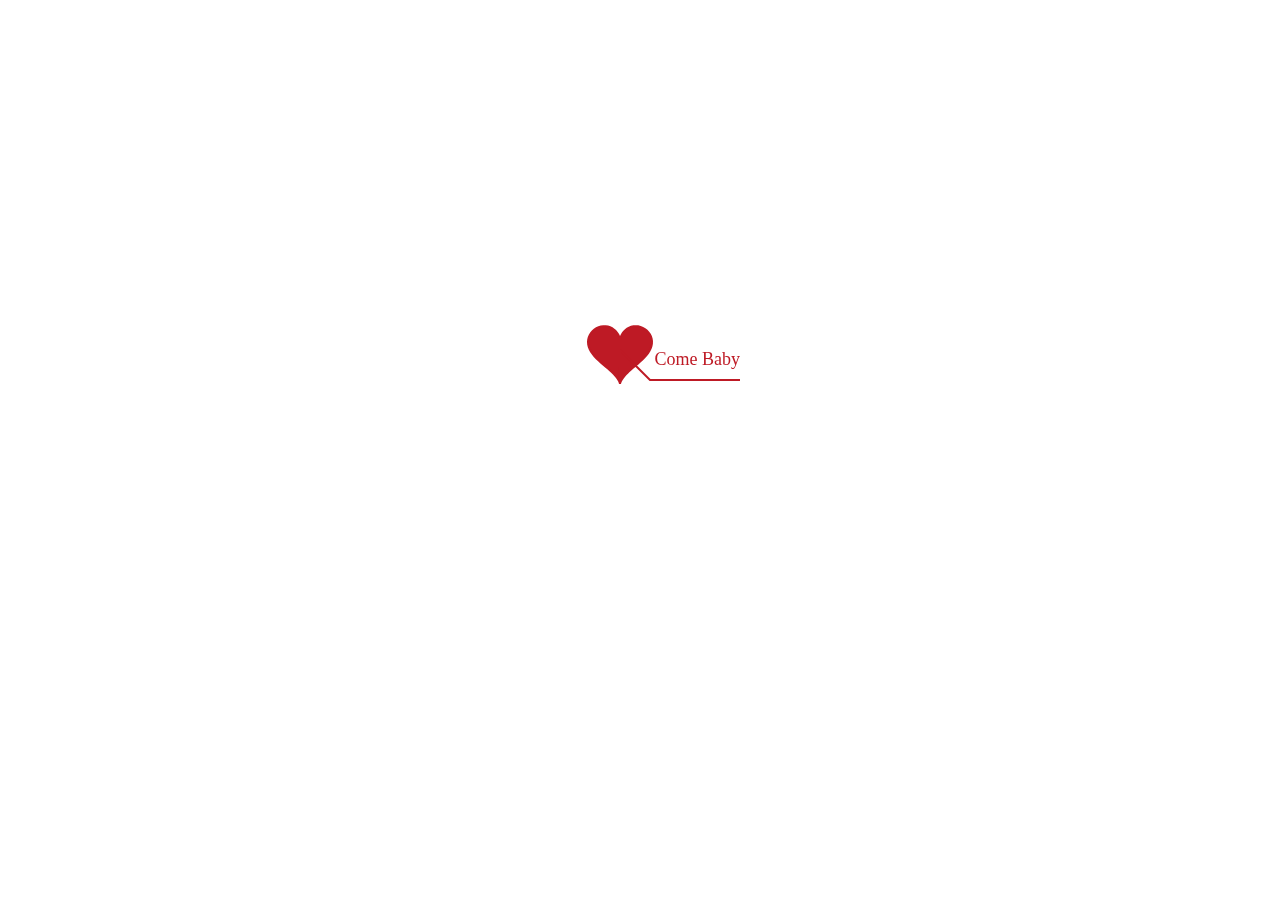
<file: index.html>
﻿<!DOCTYPE html PUBLIC "-//W3C//DTD XHTML 1.0 Strict//EN" "http://www.w3.org/TR/xhtml1/DTD/xhtml1-strict.dtd">
<html xml:lang="en" xmlns="http://www.w3.org/1999/xhtml">

<head>
    <meta http-equiv="Content-Type" content="text/html; charset=UTF-8">
    <link rel="shortcut icon" type="demngay/image/png" href="demngay/img/heart.png" />
    <title>LOVE STORY</title>
    <link type="text/css" rel="stylesheet" href="./renxi/default.css">
    <script type="text/javascript" src="./renxi/jquery.min.js"></script>
    <script type="text/javascript" src="./renxi/jscex.min.js"></script>
    <script type="text/javascript" src="./renxi/jscex-parser.js"></script>
    <script type="text/javascript" src="./renxi/jscex-jit.js"></script>
    <script type="text/javascript" src="./renxi/jscex-builderbase.min.js"></script>
    <script type="text/javascript" src="./renxi/jscex-async.min.js"></script>
    <script type="text/javascript" src="./renxi/jscex-async-powerpack.min.js"></script>
    <script type="text/javascript" src="./renxi/functions.js" charset="utf-8"></script>
    <script type="text/javascript" src="./renxi/love.js" charset="utf-8"></script>
    <link href="https://cdn.jsdelivr.net/npm/bootstrap@5.2.3/dist/css/bootstrap.min.css" rel="stylesheet">
    <script src="https://cdn.jsdelivr.net/npm/bootstrap@5.2.3/dist/js/bootstrap.bundle.min.js"></script>
    <style type="text/css">
        <!--
        .STYLE1 {
            color: #666666
        }
        -->
    </style>
</head>

<body>
    <audio autoplay="autoplay" id="myAudio">
        <source src="demngay/music/sautatca.mp3" type="audio/mp3" />
    </audio>
    <div id="main">
        <div id="wrap">
            <div id="text">
                <div id="code">
                    <font color="#FF33B2"><span class="say">Chào em yêu,</span><br>
                        <span class="say"></span><br>
                        <span class="say">7 năm nữa là 2029, đó là năm vô cùng đặc biệt.
                            Trong năm đó, đêm giao thừa, Tết Nguyên đán và ngày lễ tình nhân đều liền kề nhau là ngày 13
                            và 14,
                            trong tiếng trung "1314" - "yisan yishi" gần giống với "yisheng yishi" có nghĩa là mãi mãi.
                            Vậy nên, hy vọng 7 năm nữa người cùng em đón giao thừa,
                            ở bên em trong ngày Tết và lễ tình nhân sẽ là anh, là người sẽ nguyện lòng đi với em đến
                            cuối cuộc đời.
                        </span><br>
                        <span class="say"></span><br>
                        <span class="say"></span><br>
                        <font color="#FF0000"> Anh Yêu Em</font>
                    </font>
                    </p>
                </div>
            </div>
            <div id="clock-box">
                <span class="STYLE1"></span>
                <font color="#FF0000"> <a href="chuyenanh/index.html">Anh <3 Em</a>
                </font>
                <span class="STYLE1"> Time of love...</span>
                <div id="clock"></div>
            </div>
            <canvas id="canvas" width="1100" height="680"></canvas>
        </div>
    </div>

    <script>
    </script>

    <script>
        (function () {
            var _audio = document.getElementById("myAudio");
            var canvas = $('#canvas');

            if (!canvas[0].getContext) {
                $("#error").show();
                return false;
            }

            var width = canvas.width();
            var height = canvas.height();
            canvas.attr("width", width);
            canvas.attr("height", height);
            var opts = {
                seed: {
                    x: width / 2 - 20,
                    color: "rgb(190, 26, 37)",
                    scale: 2
                },
                branch: [
                    [535, 680, 570, 250, 500, 200, 30, 100, [
                        [540, 500, 455, 417, 340, 400, 13, 100, [
                            [450, 435, 434, 430, 394, 395, 2, 40]
                        ]],
                        [550, 445, 600, 356, 680, 345, 12, 100, [
                            [578, 400, 648, 409, 661, 426, 3, 80]
                        ]],
                        [539, 281, 537, 248, 534, 217, 3, 40],
                        [546, 397, 413, 247, 328, 244, 9, 80, [
                            [427, 286, 383, 253, 371, 205, 2, 40],
                            [498, 345, 435, 315, 395, 330, 4, 60]
                        ]],
                        [546, 357, 608, 252, 678, 221, 6, 100, [
                            [590, 293, 646, 277, 648, 271, 2, 80]
                        ]]
                    ]]
                ],
                bloom: {
                    num: 700,
                    width: 1080,
                    height: 650,
                },
                footer: {
                    width: 1200,
                    height: 5,
                    speed: 10,
                }
            }

            var tree = new Tree(canvas[0], width, height, opts);
            var seed = tree.seed;
            var foot = tree.footer;
            var hold = 1;

            canvas.click(function (e) {
                var offset = canvas.offset(), x, y;
                x = e.pageX - offset.left;
                y = e.pageY - offset.top;
                if (seed.hover(x, y)) {
                    hold = 0;
                    canvas.unbind("click");
                    canvas.unbind("mousemove");
                    canvas.removeClass('hand');
                }
                _audio.play();
            }).mousemove(function (e) {
                var offset = canvas.offset(), x, y;
                x = e.pageX - offset.left;
                y = e.pageY - offset.top;
                canvas.toggleClass('hand', seed.hover(x, y));
            });

            var seedAnimate = eval(Jscex.compile("async", function () {
                seed.draw();
                while (hold) {
                    $await(Jscex.Async.sleep(10));
                }
                while (seed.canScale()) {
                    seed.scale(0.95);
                    $await(Jscex.Async.sleep(10));
                }
                while (seed.canMove()) {
                    seed.move(0, 2);
                    foot.draw();
                    $await(Jscex.Async.sleep(10));
                }
            }));

            var growAnimate = eval(Jscex.compile("async", function () {
                do {
                    tree.grow();
                    $await(Jscex.Async.sleep(10));
                } while (tree.canGrow());
            }));

            var flowAnimate = eval(Jscex.compile("async", function () {
                do {
                    tree.flower(2);
                    $await(Jscex.Async.sleep(10));
                } while (tree.canFlower());
            }));

            var moveAnimate = eval(Jscex.compile("async", function () {
                tree.snapshot("p1", 240, 0, 610, 680);
                while (tree.move("p1", 500, 0)) {
                    foot.draw();
                    $await(Jscex.Async.sleep(10));
                }
                foot.draw();
                tree.snapshot("p2", 500, 0, 610, 680);

                canvas.parent().css("background", "url(" + tree.toDataURL('image/png') + ")");
                canvas.css("background", "#ffe");
                $await(Jscex.Async.sleep(300));
                canvas.css("background", "none");
            }));

            var jumpAnimate = eval(Jscex.compile("async", function () {
                var ctx = tree.ctx;
                while (true) {
                    tree.ctx.clearRect(0, 0, width, height);
                    tree.jump();
                    foot.draw();
                    $await(Jscex.Async.sleep(25));
                }
            }));

            var textAnimate = eval(Jscex.compile("async", function () {
                var together = new Date();
                together.setFullYear(2020, 2, 08);
                together.setHours(0);
                together.setMinutes(0);
                together.setSeconds(0);
                together.setMilliseconds(0);

                $("#code").show().typewriter();
                $("#clock-box").fadeIn(500);
                while (true) {
                    timeElapse(together);
                    $await(Jscex.Async.sleep(1000));
                }
            }));

            var runAsync = eval(Jscex.compile("async", function () {
                $await(seedAnimate());
                $await(growAnimate());
                $await(flowAnimate());
                $await(moveAnimate());

                textAnimate().start();

                $await(jumpAnimate());
            }));

            runAsync().start();
        })();
    </script>
</body>

</html>
</file>
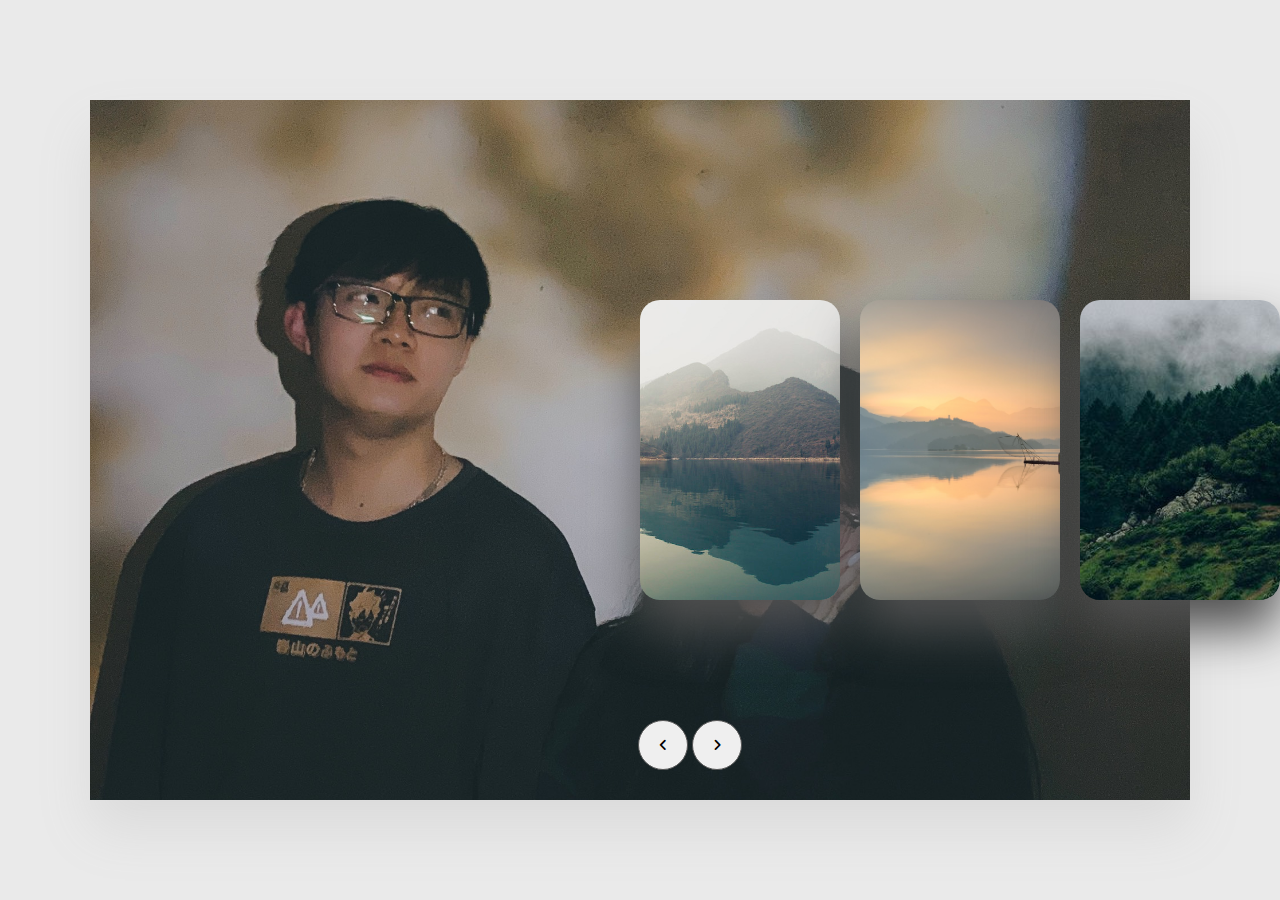
<file: chuyenanh/index.html>
<!DOCTYPE html>
<html lang="en">
<head>
    <meta charset="UTF-8">
    <meta http-equiv="X-UA-Compatible" content="IE=edge">
    <meta name="viewport" content="width=device-width, initial-scale=1.0">
    <title>Document</title>
    <link rel="stylesheet" href="style.css">
    <link rel="stylesheet" href="https://cdnjs.cloudflare.com/ajax/libs/font-awesome/6.2.0/css/all.min.css">
</head>
<body>
    <div class="container">
        <div id="slide">
            <div class="item" style="background-image: url(abc.png);">
                <div class="content">
                    <div class="name">Iu Hương</div>
                    <div class="des">Tinh ru anh di chay pho, chua kip chay pho thi anhchay mat tieu</div>
                </div>
            </div>
            <div class="item" style="background-image: url(cl.jpg);">
                <div class="content">
                    <div class="name">LUNDEV</div>
                    <div class="des">Tinh ru anh di chay pho, chua kip chay pho thi anhchay mat tieu</div>
                </div>
            </div>
            <div class="item" style="background-image: url(3.jpg);">
                <div class="content">
                    <div class="name">LUNDEV</div>
                    <div class="des">Tinh ru anh di chay pho, chua kip chay pho thi anhchay mat tieu</div>
                </div>
            </div>
            <div class="item" style="background-image: url(4.jpg);">
                <div class="content">
                    <div class="name">LUNDEV</div>
                    <div class="des">Tinh ru anh di chay pho, chua kip chay pho thi anhchay mat tieu</div>
                </div>
            </div>
            <div class="item" style="background-image: url(5.jpg);">
                <div class="content">
                    <div class="name">LUNDEV</div>
                    <div class="des">Tinh ru anh di chay pho, chua kip chay pho thi anhchay mat tieu</div>
                    <button>See more</button>
                </div>
            </div>
            <div class="item" style="background-image: url(6.jpg);">
                <div class="content">
                    <div class="name">LUNDEV</div>
                    <div class="des">Tinh ru anh di chay pho, chua kip chay pho thi anhchay mat tieu</div>
                    <button>See more</button>
                </div>
            </div>
        </div>
        <div class="buttons">
            <button id="prev"><i class="fa-solid fa-angle-left"></i></button>
            <button id="next"><i class="fa-solid fa-angle-right"></i></button>
        </div>
    </div>

    <script src="script.js"></script>
</body>
</html>
</file>
<file: renxi/default.css>
body {
    margin: 0;
    padding: 0;
    background: #ffe;
    font-size: 14px;
    font-family: '微软雅黑', '宋体', sans-serif;
    color: #231F20;
    overflow: auto
}

a {
    color: #000;
    font-size: 14px;
}

#main {
    width: 100%;
}

#wrap {
    position: relative;
    margin: 0 auto;
    width: 1100px;
    height: 680px;
    margin-top: 10px;
}

#text {
    width: 400px;
    height: 425px;
    left: 60px;
    top: 80px;
    position: absolute;
    text-align: justify;
}

#code {
    display: none;
    font-size: 16px;
}

#clock-box {
    position: absolute;
    left: 60px;
    top: 550px;
    font-size: 28px;
    display: none;
}

#clock-box a {
    font-size: 28px;
    text-decoration: none;
}

#clock {
    margin-left: 48px;
}

#clock .digit {
    font-size: 64px;
}

#canvas {
    margin: 0 auto;
    width: 1100px;
    height: 680px;
}

#error {
    margin: 0 auto;
    text-align: center;
    margin-top: 60px;
    display: none;
}

.hand {
    cursor: pointer;
}

.say {
    margin-left: 5px;
}

.space {
    margin-right: 150px;
}
</file>
<file: chuyenanh/style.css>
body{
    background-color: #eaeaea;
    overflow: hidden;
}
.container{
    position: absolute;
    left:50%;
    top:50%;
    transform: translate(-50%,-50%);
    width:1000px;
    height:600px;
    padding:50px;
    background-color: #f5f5f5;
    box-shadow: 0 30px 50px #dbdbdb;
}
#slide{
    width:max-content;
    margin-top:50px;
}
.item{
    width:200px;
    height:300px;
    background-position: 50% 50%;
    display: inline-block;
    transition: 0.5s;
    background-size: cover;
    position: absolute;
    z-index: 1;
    top:50%;
    transform: translate(0,-50%);
    border-radius: 20px;
    box-shadow:  0 30px 50px #505050;
}
.item:nth-child(1),
.item:nth-child(2){
    left:0;
    top:0;
    transform: translate(0,0);
    border-radius: 0;
    width:100%;
    height:100%;
    box-shadow: none;
}
.item:nth-child(3){
    left:50%;
}
.item:nth-child(4){
    left:calc(50% + 220px);
}
.item:nth-child(5){
    left:calc(50% + 440px);
}
.item:nth-child(n+6){
    left:calc(50% + 660px);
    opacity: 0;
}
.item .content{
    position: absolute;
    top:50%;
    left:100px;
    width:300px;
    text-align: left;
    padding:0;
    color:#eee;
    transform: translate(0,-50%);
    display: none;
    font-family: system-ui;
}
.item:nth-child(2) .content{
    display: block;
    z-index: 11111;
}
.item .name{
    font-size: 40px;
    font-weight: bold;
    opacity: 0;
    animation:showcontent 1s ease-in-out 1 forwards
}
.item .des{
    margin:20px 0;
    opacity: 0;
    animation:showcontent 1s ease-in-out 0.3s 1 forwards
}
.item button{
    padding:10px 20px;
    border:none;
    opacity: 0;
    animation:showcontent 1s ease-in-out 0.6s 1 forwards
}
@keyframes showcontent{
    from{
        opacity: 0;
        transform: translate(0,100px);
        filter:blur(33px);
    }to{
        opacity: 1;
        transform: translate(0,0);
        filter:blur(0);
    }
}
.buttons{
    position: absolute;
    bottom:30px;
    z-index: 222222;
    text-align: center;
    width:100%;
}
.buttons button{
    width:50px;
    height:50px;
    border-radius: 50%;
    border:1px solid #555;
    transition: 0.5s;
}.buttons button:hover{
    background-color: #bac383;
}
</file>
